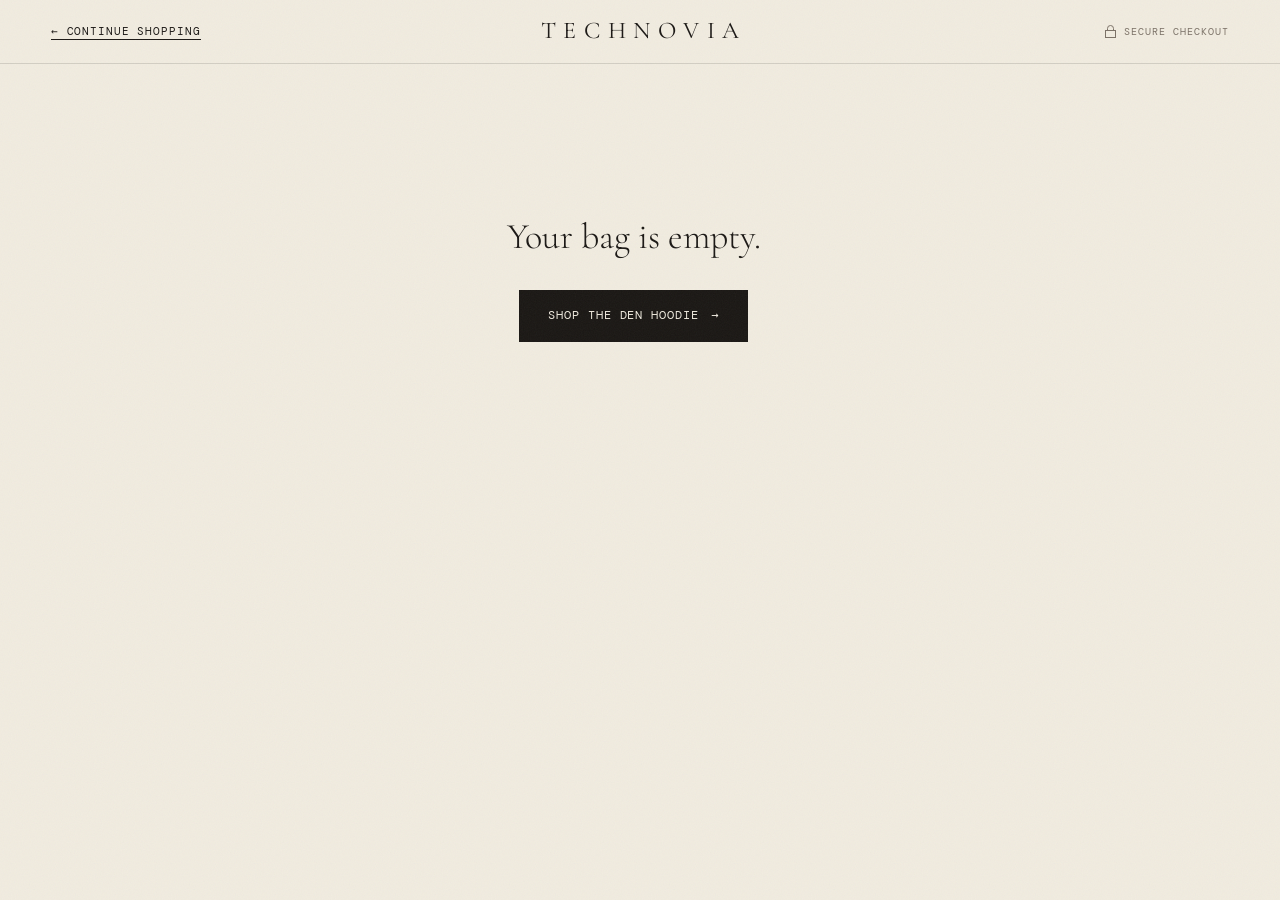
<file: checkout.html>
<!DOCTYPE html>
<html lang="en">
<head>
  <meta charset="UTF-8">
  <meta name="viewport" content="width=device-width, initial-scale=1, viewport-fit=cover">
  <title>Checkout — Technovia Atelier</title>
  <meta name="robots" content="noindex">
  <meta name="theme-color" content="#f1ece0">
  <link rel="icon" type="image/svg+xml" href="data:image/svg+xml,<svg xmlns='http://www.w3.org/2000/svg' viewBox='0 0 32 32'><rect width='32' height='32' fill='%231a1714'/><text x='16' y='23' font-family='Georgia,serif' font-size='20' text-anchor='middle' fill='%23f1ece0'>T</text></svg>">
  <link rel="preconnect" href="https://fonts.googleapis.com">
  <link rel="preconnect" href="https://fonts.gstatic.com" crossorigin>
  <link rel="preconnect" href="https://www.paypal.com">
  <link href="https://fonts.googleapis.com/css2?family=Cormorant+Garamond:ital,wght@0,300;0,400;0,500;1,300;1,400&family=DM+Mono:wght@300;400;500&family=Inter:wght@300;400;500&display=swap" rel="stylesheet">
  <link rel="stylesheet" href="assets/css/site.css">
  <script src="assets/js/config.js"></script>
</head>
<body>
  <header class="header checkout-header is-scrolled">
    <div class="wrap header__inner">
      <a href="index.html#shop" class="link">← Continue shopping</a>
      <a class="logo" href="index.html" data-brand>TECHNOVIA</a>
      <span class="secure"><svg width="11" height="13" viewBox="0 0 11 13" fill="none" stroke="currentColor"><rect x="0.5" y="5.5" width="10" height="7"/><path d="M2.5 5.5V3.5a3 3 0 0 1 6 0v2"/></svg>Secure checkout</span>
    </div>
  </header>

  <main class="checkout" data-checkout>
    <section class="checkout__main">
      <div class="steps" data-reveal><span>Bag</span><span>—</span><span class="on">Details & payment</span><span>—</span><span>Confirmation</span></div>
      <h1 data-split>Checkout</h1>

      <form id="checkout-form" novalidate autocomplete="on">
        <fieldset class="fieldset" data-reveal>
          <legend>Contact <span>For your receipt and tracking</span></legend>
          <div class="input">
            <input id="email" name="email" type="email" placeholder=" " required autocomplete="email">
            <label for="email">Email</label>
            <div class="err">Enter a valid email address</div>
          </div>
          <div class="input">
            <input id="phone" name="phone" type="tel" placeholder=" " autocomplete="tel">
            <label for="phone">Phone (optional, for delivery updates)</label>
          </div>
        </fieldset>

        <fieldset class="fieldset" data-reveal>
          <legend>Shipping address</legend>
          <div class="input">
            <select id="country" name="country" required autocomplete="country"></select>
            <label for="country">Country / region</label>
          </div>
          <div class="grid-2">
            <div class="input">
              <input id="first" name="first" placeholder=" " required autocomplete="given-name" maxlength="60">
              <label for="first">First name</label>
              <div class="err">Required</div>
            </div>
            <div class="input">
              <input id="last" name="last" placeholder=" " required autocomplete="family-name" maxlength="60">
              <label for="last">Last name</label>
              <div class="err">Required</div>
            </div>
          </div>
          <div class="input">
            <input id="address1" name="address1" placeholder=" " required autocomplete="address-line1" maxlength="300">
            <label for="address1">Address</label>
            <div class="err">Required</div>
          </div>
          <div class="input">
            <input id="address2" name="address2" placeholder=" " autocomplete="address-line2" maxlength="300">
            <label for="address2">Apartment, suite, etc. (optional)</label>
          </div>
          <div class="grid-3">
            <div class="input">
              <input id="city" name="city" placeholder=" " required autocomplete="address-level2" maxlength="120">
              <label for="city">City</label>
              <div class="err">Required</div>
            </div>
            <div class="input" data-state-wrap>
              <select id="state" name="state" autocomplete="address-level1"></select>
              <label for="state">State</label>
              <div class="err">Required</div>
            </div>
            <div class="input">
              <input id="zip" name="zip" placeholder=" " required autocomplete="postal-code" maxlength="20">
              <label for="zip">ZIP code</label>
              <div class="err">Enter a valid code</div>
            </div>
          </div>
        </fieldset>

        <fieldset class="fieldset" data-reveal>
          <legend>Delivery</legend>
          <div class="ship-option">
            <div><strong data-ship-label>Complimentary tracked express</strong><small data-ship-eta>Made to order, then 2–5 business days</small></div>
            <span class="mono" data-ship-cost>Free</span>
          </div>
        </fieldset>

        <fieldset class="fieldset" data-reveal>
          <legend>Payment <span>PayPal · Venmo · Pay Later · Cards</span></legend>
          <div class="pay-panel">
            <button type="button" class="pay-panel__lock" data-lock>Complete your details above to unlock payment</button>
            <p>Pay with PayPal, Venmo, Pay Later, or any debit or credit card — no PayPal account needed. You'll confirm in a secure PayPal window.</p>
            <div id="paypal-buttons"></div>
            <div class="pay-msg" data-pp-message data-pp-style-layout="text" data-pp-amount="0"></div>
            <div class="pay-error" role="alert"></div>
          </div>
          <p class="pay-msg">By placing your order you agree that made-to-order pieces are final sale once production begins (changes or cancellations within 24 hours).</p>
        </fieldset>
      </form>
    </section>

    <aside class="checkout__aside" aria-label="Order summary">
      <div class="checkout__aside-inner">
        <button type="button" class="summary-toggle" aria-expanded="false"><span>Show order summary ↓</span><strong data-total>$0</strong></button>
        <div class="summary-body">
          <div class="summary-items"></div>
          <div class="totals">
            <div><span>Subtotal</span><span data-subtotal>$0</span></div>
            <div><span>Shipping</span><span data-shipping>Free</span></div>
            <div class="grand"><span>Total <small style="color:var(--muted)">USD</small></span><strong data-total>$0</strong></div>
          </div>
          <div class="aside-note">
            <div><span>✦</span><p style="margin:0">Made to order. Estimated to ship <b data-ship-window>—</b>.</p></div>
            <div><span>✦</span><p style="margin:0">Payments are processed securely by PayPal. We never see your card details.</p></div>
            <div><span>✦</span><p style="margin:0">Questions? <a data-contact href="#">Email the atelier</a>.</p></div>
          </div>
        </div>
      </div>
    </aside>
  </main>

  <script src="assets/js/bag.js"></script>
  <script src="assets/js/checkout.js"></script>
  <script src="assets/js/motion.js"></script>
</body>
</html>
</file>
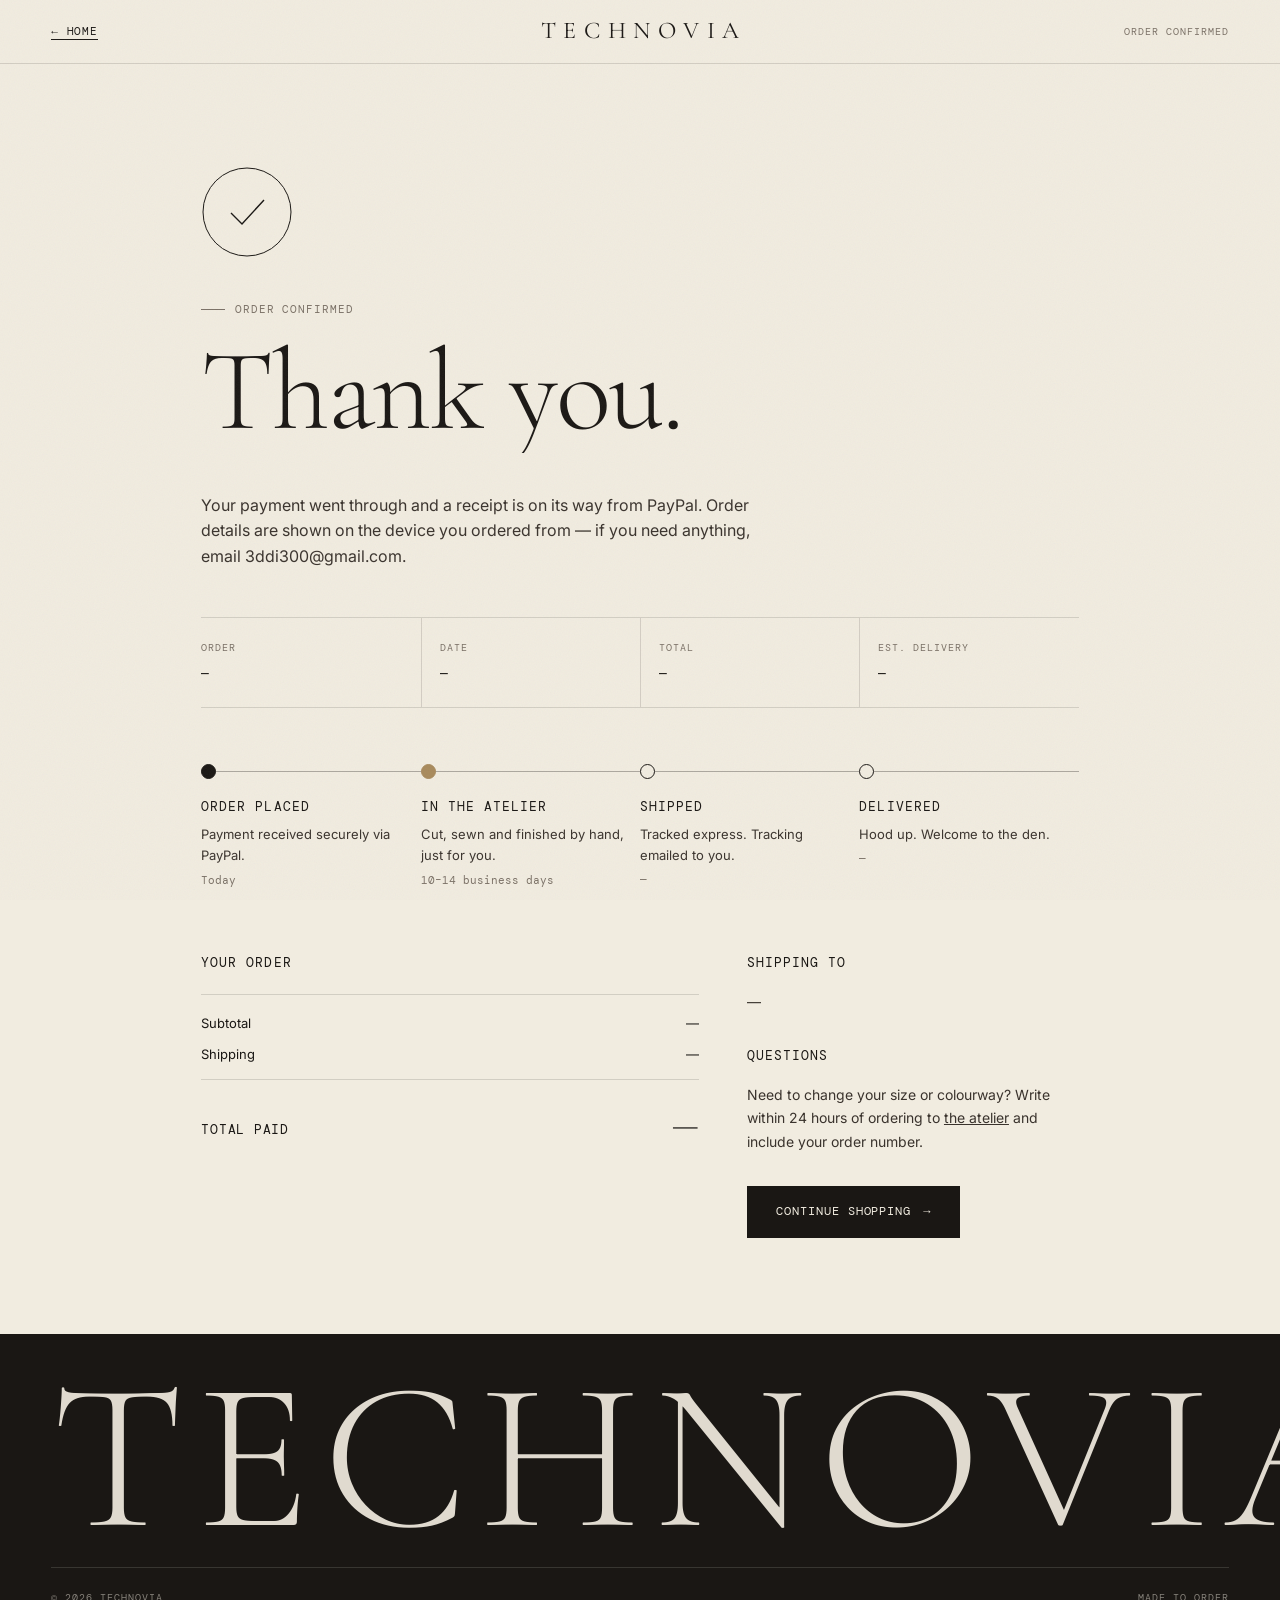
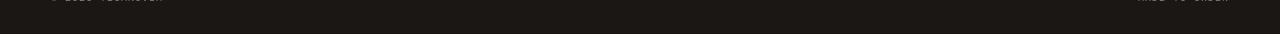
<file: thank-you.html>
<!DOCTYPE html>
<html lang="en">
<head>
  <meta charset="UTF-8">
  <meta name="viewport" content="width=device-width, initial-scale=1, viewport-fit=cover">
  <title>Thank you — Technovia Atelier</title>
  <meta name="robots" content="noindex">
  <meta name="theme-color" content="#f1ece0">
  <link rel="icon" type="image/svg+xml" href="data:image/svg+xml,<svg xmlns='http://www.w3.org/2000/svg' viewBox='0 0 32 32'><rect width='32' height='32' fill='%231a1714'/><text x='16' y='23' font-family='Georgia,serif' font-size='20' text-anchor='middle' fill='%23f1ece0'>T</text></svg>">
  <link rel="preconnect" href="https://fonts.googleapis.com">
  <link rel="preconnect" href="https://fonts.gstatic.com" crossorigin>
  <link href="https://fonts.googleapis.com/css2?family=Cormorant+Garamond:ital,wght@0,300;0,400;0,500;1,300;1,400&family=DM+Mono:wght@300;400;500&family=Inter:wght@300;400;500&display=swap" rel="stylesheet">
  <link rel="stylesheet" href="assets/css/site.css">
  <script src="assets/js/config.js"></script>
</head>
<body>
  <header class="header checkout-header is-scrolled">
    <div class="wrap header__inner">
      <a href="index.html" class="link">← Home</a>
      <a class="logo" href="index.html" data-brand>TECHNOVIA</a>
      <span class="secure">Order confirmed</span>
    </div>
  </header>

  <main class="thanks">
    <svg class="thanks__seal" viewBox="0 0 92 92" fill="none" stroke="#1a1714" stroke-width="1" aria-hidden="true">
      <circle cx="46" cy="46" r="44"/>
      <path d="M30 47l11 11 22-24" stroke-width="1.4"/>
    </svg>
    <span class="eyebrow" data-reveal>Order confirmed</span>
    <h1 class="display" data-split style="margin-top:18px"><span class="line">Thank you<span data-name></span>.</span></h1>
    <p class="thanks__lede" data-reveal style="--d:.4s" data-lede>Your payment is complete and your hoodie is now in the atelier queue. A receipt is on its way from PayPal, and we'll email tracking the moment it ships.</p>

    <div class="order-meta" data-reveal style="--d:.5s">
      <div><span>Order</span><strong data-order-id>—</strong></div>
      <div><span>Date</span><strong data-order-date>—</strong></div>
      <div><span>Total</span><strong data-order-total>—</strong></div>
      <div><span>Est. delivery</span><strong data-order-eta>—</strong></div>
    </div>

    <ol class="timeline" data-stagger="0.12">
      <li class="done" data-reveal><h3>Order placed</h3><p>Payment received securely via PayPal.</p><span class="when" data-t0>Today</span></li>
      <li class="now" data-reveal><h3>In the atelier</h3><p>Cut, sewn and finished by hand, just for you.</p><span class="when" data-t1>10–14 business days</span></li>
      <li data-reveal><h3>Shipped</h3><p>Tracked express. Tracking emailed to you.</p><span class="when" data-t2>—</span></li>
      <li data-reveal><h3>Delivered</h3><p>Hood up. Welcome to the den.</p><span class="when" data-t3>—</span></li>
    </ol>

    <div class="thanks__cols">
      <div data-reveal>
        <h3>Your order</h3>
        <div class="summary-items" data-items></div>
        <div class="totals">
          <div><span>Subtotal</span><span data-sub>—</span></div>
          <div><span>Shipping</span><span data-ship>—</span></div>
          <div class="grand"><span>Total paid</span><strong data-total>—</strong></div>
        </div>
      </div>
      <div data-reveal style="--d:.15s">
        <h3>Shipping to</h3>
        <p class="addr" data-addr>—</p>
        <h3 style="margin-top:32px">Questions</h3>
        <p class="addr">Need to change your size or colourway? Write within 24 hours of ordering to <a data-contact href="#">the atelier</a> and include your order number.</p>
        <div style="margin-top:32px; display:flex; gap:12px; flex-wrap:wrap">
          <a href="index.html" class="btn">Continue shopping <span class="arrow">→</span></a>
        </div>
      </div>
    </div>
  </main>

  <footer class="footer" style="padding-top:40px">
    <div class="wrap">
      <div class="footer__mark" data-brand data-reveal style="margin-top:0">TECHNOVIA</div>
      <div class="footer__base"><span>© <span data-year>2026</span> <span data-brand>TECHNOVIA</span></span><span>Made to order</span></div>
    </div>
  </footer>

  <script src="assets/js/bag.js"></script>
  <script>
  (function () {
    const $ = function (s) { return document.querySelector(s); };
    const esc = function (s) { return String(s == null ? '' : s).replace(/[&<>"']/g, function (c) { return { '&': '&amp;', '<': '&lt;', '>': '&gt;', '"': '&quot;', "'": '&#39;' }[c]; }); };
    document.querySelectorAll('[data-contact]').forEach(function (a) { a.href = 'mailto:' + STORE.supportEmail; });
    document.querySelectorAll('[data-year]').forEach(function (el) { el.textContent = new Date().getFullYear(); });

    let order = null;
    try { order = JSON.parse(sessionStorage.getItem('atelier.lastOrder') || localStorage.getItem('atelier.lastOrder') || 'null'); } catch (e) {}
    const wanted = new URLSearchParams(location.search).get('order');
    if (!order || (wanted && order.id !== wanted)) {
      $('[data-lede]').textContent = 'Your payment went through and a receipt is on its way from PayPal. Order details are shown on the device you ordered from — if you need anything, email ' + STORE.supportEmail + '.';
      if (wanted) $('[data-order-id]').textContent = wanted;
      return;
    }

    const created = new Date(order.createdAt);
    const eta = STORE.eta(order.shipTo.country, created);
    const first = (order.shipTo.name || '').split(' ')[0];
    if (first) $('[data-name]').textContent = ', ' + first;
    $('[data-order-id]').textContent = order.id;
    $('[data-order-date]').textContent = created.toLocaleDateString('en-US', { month: 'short', day: 'numeric', year: 'numeric' });
    $('[data-order-total]').textContent = Bag.money(order.total);
    $('[data-order-eta]').textContent = STORE.formatRange(eta.arriveFrom, eta.arriveTo);
    $('[data-t0]').textContent = created.toLocaleDateString('en-US', { month: 'short', day: 'numeric' });
    $('[data-t1]').textContent = STORE.production.min + '–' + STORE.production.max + ' business days';
    $('[data-t2]').textContent = 'Est. ' + STORE.formatRange(eta.shipFrom, eta.shipTo);
    $('[data-t3]').textContent = 'Est. ' + STORE.formatRange(eta.arriveFrom, eta.arriveTo);

    $('[data-items]').innerHTML = (order.items || []).map(function (i) {
      return '<div class="summary-item"><div class="summary-item__img"><img src="' + esc(i.image) + '" alt=""><b>' + esc(i.qty) + '</b></div>' +
        '<div><h4>' + esc(STORE.product.name) + '</h4><p>' + esc(i.name) + ' · ' + esc(i.size) + '</p></div>' +
        '<span class="amt">' + Bag.money(i.unit * i.qty) + '</span></div>';
    }).join('');
    $('[data-sub]').textContent = Bag.money(order.subtotal);
    $('[data-ship]').textContent = order.shipping ? Bag.money(order.shipping) : 'Free';
    $('[data-total]').textContent = Bag.money(order.total);
    const a = order.shipTo;
    $('[data-addr]').innerHTML = [a.name, a.line1, a.line2, [a.city, a.state, a.zip].filter(Boolean).join(', '), a.country, order.email]
      .filter(Boolean).map(esc).join('<br>');
  })();
  </script>
  <script src="assets/js/motion.js"></script>
</body>
</html>
</file>
<file: assets/css/site.css>
/* ==========================================================================
   Technovia — Atelier storefront
   ========================================================================== */
:root {
  --bone: #f1ece0;
  --bone-2: #e9e3d4;
  --paper: #f7f4ec;
  --ink: #1a1714;
  --ink-2: #3a332d;
  --muted: #7b7166;
  --mocha: #5b4334;
  --gold: #a88a5c;
  --line: rgba(26, 23, 20, 0.14);
  --line-strong: rgba(26, 23, 20, 0.32);
  --danger: #9b2c22;

  --serif: 'Cormorant Garamond', 'Times New Roman', serif;
  --mono: 'DM Mono', ui-monospace, 'SFMono-Regular', Menlo, monospace;
  --sans: 'Inter', -apple-system, 'Segoe UI', Helvetica, Arial, sans-serif;

  --ease: cubic-bezier(0.22, 1, 0.36, 1);
  --ease-in-out: cubic-bezier(0.76, 0, 0.24, 1);
  --gutter: clamp(16px, 4vw, 56px);
  --max: 1440px;
  --header-h: 64px;
}

*, *::before, *::after { box-sizing: border-box; }
html { -webkit-text-size-adjust: 100%; scroll-behavior: smooth; scroll-padding-top: 90px; }
body {
  margin: 0;
  background: var(--bone);
  color: var(--ink);
  font-family: var(--sans);
  font-size: 14px;
  line-height: 1.6;
  font-weight: 400;
  -webkit-font-smoothing: antialiased;
  overflow-x: hidden;
}
body.no-scroll { overflow: hidden; }
img, video { display: block; max-width: 100%; }
a { color: inherit; }
button { font: inherit; color: inherit; cursor: pointer; }
input, select, textarea { font: inherit; color: inherit; }
::selection { background: var(--ink); color: var(--bone); }

/* subtle paper grain over everything */
body::after {
  content: '';
  position: fixed; inset: 0;
  pointer-events: none;
  z-index: 200;
  opacity: 0.05;
  background-image: url("data:image/svg+xml,%3Csvg xmlns='http://www.w3.org/2000/svg' width='160' height='160'%3E%3Cfilter id='n'%3E%3CfeTurbulence type='fractalNoise' baseFrequency='.85' numOctaves='3' stitchTiles='stitch'/%3E%3C/filter%3E%3Crect width='100%25' height='100%25' filter='url(%23n)'/%3E%3C/svg%3E");
}

.mono, .eyebrow, .btn, .label {
  font-family: var(--mono);
  text-transform: uppercase;
  letter-spacing: 0.08em;
}
.eyebrow { font-size: 11px; color: var(--muted); display: inline-flex; align-items: center; gap: 10px; }
.eyebrow::before { content: ''; width: 24px; height: 1px; background: currentColor; }
.serif { font-family: var(--serif); }
.wrap { max-width: var(--max); margin: 0 auto; padding: 0 var(--gutter); }
.visually-hidden { position: absolute !important; width: 1px; height: 1px; overflow: hidden; clip: rect(0 0 0 0); white-space: nowrap; }

.display {
  font-family: var(--serif);
  font-weight: 300;
  line-height: 0.95;
  letter-spacing: -0.02em;
  margin: 0;
}
.display em { font-style: italic; font-weight: 400; }
h2.display { font-size: clamp(44px, 7vw, 104px); }
h3 { font-family: var(--mono); font-weight: 400; text-transform: uppercase; letter-spacing: 0.08em; font-size: 13px; margin: 0; }

/* ---------- Buttons ---------- */
.btn {
  --bg: var(--ink); --fg: var(--bone);
  position: relative;
  display: inline-flex; align-items: center; justify-content: center; gap: 12px;
  min-height: 52px; padding: 0 28px;
  background: var(--bg); color: var(--fg);
  border: 1px solid var(--ink);
  font-size: 12px; text-decoration: none;
  overflow: hidden; isolation: isolate;
  transition: color 0.5s var(--ease);
}
.btn::before {
  content: ''; position: absolute; inset: 0; z-index: -1;
  background: var(--gold);
  transform: scaleY(0); transform-origin: bottom;
  transition: transform 0.55s var(--ease);
}
.btn:hover::before, .btn:focus-visible::before { transform: scaleY(1); }
.btn:hover { color: var(--ink); }
.btn--ghost { --bg: transparent; --fg: var(--ink); }
.btn--ghost:hover { color: var(--ink); }
.btn--light { --bg: var(--bone); --fg: var(--ink); border-color: var(--bone); }
.btn--block { width: 100%; }
.btn[disabled] { opacity: 0.45; pointer-events: none; }
.btn .arrow { transition: transform 0.5s var(--ease); }
.btn:hover .arrow { transform: translateX(6px); }

.link {
  font-family: var(--mono); font-size: 11px; text-transform: uppercase; letter-spacing: 0.08em;
  text-decoration: none; background: none; border: 0; padding: 0;
  background-image: linear-gradient(currentColor, currentColor);
  background-size: 100% 1px; background-position: 0 100%; background-repeat: no-repeat;
  transition: background-size 0.5s var(--ease);
}
.link:hover { background-size: 0 1px; background-position: 100% 100%; }

/* ---------- Loader ---------- */
.loader {
  position: fixed; inset: 0; z-index: 300;
  background: var(--ink); color: var(--bone);
  display: grid; place-items: center;
  transition: transform 1.1s var(--ease-in-out);
}
.loader__word { font-family: var(--serif); font-size: clamp(36px, 7vw, 84px); font-weight: 300; letter-spacing: 0.3em; display: flex; overflow: hidden; padding-left: 0.3em; }
.loader__word span { display: inline-block; transform: translateY(110%); animation: rise 0.9s var(--ease) forwards; }
.loader__bar { position: absolute; bottom: 48px; left: 50%; width: 160px; height: 1px; margin-left: -80px; background: rgba(241, 236, 224, 0.2); overflow: hidden; }
.loader__bar::after { content: ''; position: absolute; inset: 0; background: var(--bone); transform: scaleX(0); transform-origin: left; animation: grow 1.3s var(--ease) 0.2s forwards; }
.loader.is-done { transform: translateY(-100%); }
@keyframes rise { to { transform: translateY(0); } }
@keyframes grow { to { transform: scaleX(1); } }

/* ---------- Announcement ---------- */
.announce { background: var(--ink); color: var(--bone); height: 34px; overflow: hidden; display: flex; align-items: center; font-family: var(--mono); font-size: 11px; letter-spacing: 0.12em; text-transform: uppercase; }
.marquee { display: flex; width: max-content; animation: marquee 38s linear infinite; }
.marquee > * { display: flex; flex-shrink: 0; gap: 48px; padding-right: 48px; }
.marquee span { white-space: nowrap; }
@keyframes marquee { to { transform: translateX(-50%); } }

/* ---------- Header ---------- */
.header {
  position: sticky; top: 0; z-index: 50;
  height: var(--header-h);
  background: rgba(241, 236, 224, 0);
  border-bottom: 1px solid transparent;
  transition: background 0.5s var(--ease), border-color 0.5s var(--ease), transform 0.6s var(--ease);
}
.header.is-scrolled { background: rgba(241, 236, 224, 0.86); backdrop-filter: blur(14px) saturate(1.2); -webkit-backdrop-filter: blur(14px) saturate(1.2); border-color: var(--line); }
.header.is-hidden { transform: translateY(-100%); }
.header__inner { height: 100%; display: grid; grid-template-columns: 1fr auto 1fr; align-items: center; gap: 16px; }
.nav { display: flex; gap: 28px; }
.nav a { font-family: var(--mono); font-size: 11px; letter-spacing: 0.1em; text-transform: uppercase; text-decoration: none; position: relative; }
.nav a::after { content: ''; position: absolute; left: 0; bottom: -4px; width: 100%; height: 1px; background: currentColor; transform: scaleX(0); transform-origin: right; transition: transform 0.5s var(--ease); }
.nav a:hover::after { transform: scaleX(1); transform-origin: left; }
.logo { font-family: var(--serif); font-weight: 400; font-size: 24px; letter-spacing: 0.32em; text-decoration: none; padding-left: 0.32em; white-space: nowrap; }
.header__actions { display: flex; justify-content: flex-end; gap: 20px; align-items: center; }
.bag-btn { background: none; border: 0; padding: 8px 0; font-family: var(--mono); font-size: 11px; letter-spacing: 0.1em; text-transform: uppercase; display: inline-flex; gap: 6px; }
.bag-btn.bump .bag-count { animation: bump 0.6s var(--ease); }
@keyframes bump { 30% { transform: scale(1.6); } }
.bag-count { display: inline-block; }
.menu-btn { display: none; background: none; border: 0; padding: 8px 0; width: 28px; height: 28px; position: relative; }
.menu-btn span { position: absolute; left: 2px; right: 2px; height: 1px; background: var(--ink); transition: transform 0.5s var(--ease); }
.menu-btn span:first-child { top: 10px; } .menu-btn span:last-child { top: 17px; }
.menu-open .menu-btn span:first-child { transform: translateY(3.5px) rotate(45deg); }
.menu-open .menu-btn span:last-child { transform: translateY(-3.5px) rotate(-45deg); }
.mobile-menu {
  position: fixed; inset: 0; z-index: 45; background: var(--bone);
  padding: calc(var(--header-h) + 56px) var(--gutter) 40px;
  display: flex; flex-direction: column; gap: 8px;
  clip-path: inset(0 0 100% 0); transition: clip-path 0.8s var(--ease-in-out);
}
.menu-open .mobile-menu { clip-path: inset(0 0 0 0); }
.mobile-menu a { font-family: var(--serif); font-size: 48px; font-weight: 300; text-decoration: none; line-height: 1.15; }
.mobile-menu .mono { margin-top: auto; font-size: 11px; color: var(--muted); }

/* ---------- Hero ---------- */
.hero { position: relative; min-height: calc(100svh - var(--header-h) - 34px); display: grid; grid-template-columns: 1.05fr 0.95fr; gap: var(--gutter); align-items: center; padding-top: 24px; padding-bottom: 48px; }
.hero__copy { position: relative; z-index: 2; }
.hero__title { font-size: clamp(64px, 11vw, 176px); margin: 22px 0 28px; }
.hero__title .line { display: block; }
.hero__lede { max-width: 420px; color: var(--ink-2); font-size: 15px; margin: 0 0 36px; }
.hero__ctas { display: flex; flex-wrap: wrap; gap: 14px; align-items: center; }
.hero__meta { display: flex; gap: 32px; margin-top: 56px; flex-wrap: wrap; }
.hero__meta div { font-family: var(--mono); font-size: 10px; letter-spacing: 0.1em; text-transform: uppercase; color: var(--muted); }
.hero__meta strong { display: block; font-family: var(--serif); font-size: 30px; font-weight: 300; color: var(--ink); letter-spacing: 0; text-transform: none; }
.hero__stage { position: relative; aspect-ratio: 4 / 5; max-height: 78svh; width: 100%; justify-self: end; background: var(--paper); overflow: hidden; }
.hero__stage .slide { position: absolute; inset: 0; opacity: 0; transition: opacity 1.4s var(--ease); }
.hero__stage .slide.is-active { opacity: 1; }
.hero__stage .slide img { width: 100%; height: 100%; object-fit: contain; mix-blend-mode: multiply; transform: scale(1.08); }
.hero__stage .slide.is-active img { animation: kenburns 7s linear forwards; }
.hero__stage .slide--cover img { object-fit: cover; }
@keyframes kenburns { from { transform: scale(1.12) translateY(1%); } to { transform: scale(1.0) translateY(0); } }
.hero__video { position: absolute; inset: 0; width: 100%; height: 100%; object-fit: cover; opacity: 0; transition: opacity 1s var(--ease); }
.hero__video.is-ready { opacity: 1; }
.hero__caption { position: absolute; left: 20px; bottom: 18px; right: 20px; z-index: 3; display: flex; justify-content: space-between; font-family: var(--mono); font-size: 10px; letter-spacing: 0.1em; text-transform: uppercase; }
.hero__dots { display: flex; gap: 6px; }
.hero__dots button { width: 22px; height: 2px; padding: 0; border: 0; background: var(--line-strong); position: relative; overflow: hidden; }
.hero__dots button.is-active::after { content: ''; position: absolute; inset: 0; background: var(--ink); transform-origin: left; animation: grow 6s linear forwards; transform: scaleX(0); }
.scroll-cue { position: absolute; left: 50%; transform: translateX(-50%); bottom: 12px; font-family: var(--mono); font-size: 10px; letter-spacing: 0.14em; text-transform: uppercase; display: flex; align-items: center; gap: 10px; color: var(--muted); }
.scroll-cue i { width: 1px; height: 36px; background: var(--line-strong); position: relative; overflow: hidden; }
.scroll-cue i::after { content: ''; position: absolute; inset: 0; background: var(--ink); animation: drip 2.2s var(--ease-in-out) infinite; }
@keyframes drip { 0% { transform: translateY(-100%); } 60%, 100% { transform: translateY(100%); } }

/* ---------- Ticker ---------- */
.ticker { border-top: 1px solid var(--line); border-bottom: 1px solid var(--line); padding: 22px 0; overflow: hidden; }
.ticker .marquee { animation-duration: 48s; }
.ticker span { font-family: var(--serif); font-size: clamp(28px, 4vw, 52px); font-weight: 300; font-style: italic; }
.ticker b { font-weight: 300; font-style: normal; color: var(--gold); }

/* ---------- Section frame ---------- */
.section { padding: clamp(80px, 12vw, 180px) 0; position: relative; }
.section__head { display: flex; justify-content: space-between; align-items: end; gap: 32px; margin-bottom: clamp(40px, 6vw, 80px); flex-wrap: wrap; }
.section__head p { max-width: 380px; color: var(--ink-2); margin: 0; }
.index-num { font-family: var(--mono); font-size: 11px; color: var(--muted); letter-spacing: 0.1em; }

/* ---------- Product ---------- */
.product { display: grid; grid-template-columns: minmax(0, 1.25fr) minmax(0, 1fr); gap: clamp(28px, 5vw, 88px); align-items: start; }
.gallery { display: grid; grid-template-columns: 72px 1fr; gap: 16px; position: sticky; top: calc(var(--header-h) + 20px); }
.gallery__thumbs { display: flex; flex-direction: column; gap: 10px; }
.gallery__thumbs button { padding: 0; border: 1px solid transparent; background: var(--paper); aspect-ratio: 1; overflow: hidden; transition: border-color 0.3s; }
.gallery__thumbs button.is-active { border-color: var(--ink); }
.gallery__thumbs img { width: 100%; height: 100%; object-fit: cover; mix-blend-mode: multiply; }
.gallery__main { position: relative; aspect-ratio: 1 / 1; background: var(--paper); overflow: hidden; cursor: zoom-in; }
.gallery__main img { position: absolute; inset: 0; width: 100%; height: 100%; object-fit: contain; mix-blend-mode: multiply; transition: opacity 0.6s var(--ease), transform 0.9s var(--ease); }
.gallery__main img.is-leaving { opacity: 0; transform: scale(1.04); }
.gallery__main.is-zoom img { transform: scale(1.9); transition: transform 0.2s linear; }
.gallery__note { position: absolute; left: 16px; bottom: 14px; font-family: var(--mono); font-size: 10px; letter-spacing: 0.08em; text-transform: uppercase; color: var(--muted); }
.gallery__count { position: absolute; right: 16px; top: 14px; font-family: var(--mono); font-size: 10px; letter-spacing: 0.08em; }

.buybox { padding-top: 8px; }
.buybox__top { display: flex; justify-content: space-between; font-family: var(--mono); font-size: 11px; letter-spacing: 0.08em; text-transform: uppercase; color: var(--muted); margin-bottom: 18px; }
.buybox h1 { font-family: var(--serif); font-weight: 300; font-size: clamp(44px, 5vw, 72px); line-height: 0.95; letter-spacing: -0.01em; margin: 0 0 14px; }
.price { font-family: var(--mono); font-size: 15px; letter-spacing: 0.06em; display: flex; gap: 14px; align-items: baseline; flex-wrap: wrap; }
.price small { color: var(--muted); font-size: 11px; text-transform: uppercase; }
.buybox__lede { color: var(--ink-2); margin: 22px 0 30px; max-width: 460px; }
.field-row { border-top: 1px solid var(--line); padding: 20px 0; }
.field-row__head { display: flex; justify-content: space-between; align-items: baseline; margin-bottom: 14px; font-family: var(--mono); font-size: 11px; letter-spacing: 0.08em; text-transform: uppercase; }
.field-row__head .value { color: var(--muted); }
.swatch-group { margin-bottom: 14px; }
.swatch-group:last-child { margin-bottom: 0; }
.swatch-group__label { font-family: var(--mono); font-size: 10px; color: var(--muted); letter-spacing: 0.08em; text-transform: uppercase; margin-bottom: 8px; }
.swatches { display: flex; flex-wrap: wrap; gap: 10px; }
.swatch { width: 34px; height: 34px; border-radius: 50%; padding: 3px; border: 1px solid transparent; background: none; transition: border-color 0.3s, transform 0.4s var(--ease); }
.swatch:hover { transform: scale(1.08); }
.swatch i { display: block; width: 100%; height: 100%; border-radius: 50%; background: linear-gradient(135deg, var(--b) 0 50%, var(--f) 50% 100%); box-shadow: inset 0 0 0 1px rgba(0,0,0,0.08); }
.swatch.is-active { border-color: var(--ink); }
.sizes { display: grid; grid-template-columns: repeat(6, 1fr); gap: 8px; }
.size {
  min-height: 46px; border: 1px solid var(--line-strong); background: transparent;
  font-family: var(--mono); font-size: 12px; letter-spacing: 0.06em;
  transition: background 0.3s, color 0.3s, border-color 0.3s;
}
.size:hover { border-color: var(--ink); }
.size.is-active { background: var(--ink); color: var(--bone); border-color: var(--ink); }
.sizes.is-error .size { border-color: var(--danger); animation: shake 0.4s; }
@keyframes shake { 25% { transform: translateX(-4px); } 75% { transform: translateX(4px); } }
.size-error { color: var(--danger); font-family: var(--mono); font-size: 11px; margin-top: 10px; min-height: 1em; text-transform: uppercase; letter-spacing: 0.06em; }
.qty { display: inline-flex; align-items: center; border: 1px solid var(--line-strong); height: 52px; }
.qty button { width: 44px; height: 100%; border: 0; background: none; font-family: var(--mono); font-size: 16px; }
.qty output, .qty span { min-width: 28px; text-align: center; font-family: var(--mono); }
.buy-actions { display: grid; grid-template-columns: auto 1fr; gap: 10px; margin: 6px 0 22px; }
.mto {
  border: 1px solid var(--line); background: rgba(247, 244, 236, 0.6);
  padding: 18px 20px; display: grid; grid-template-columns: auto 1fr; gap: 14px; align-items: start;
}
.mto__dot { width: 8px; height: 8px; border-radius: 50%; background: var(--gold); margin-top: 6px; box-shadow: 0 0 0 0 rgba(168, 138, 92, 0.6); animation: pulse 2.4s infinite; }
@keyframes pulse { 70% { box-shadow: 0 0 0 10px rgba(168, 138, 92, 0); } 100% { box-shadow: 0 0 0 0 rgba(168, 138, 92, 0); } }
.mto strong { font-family: var(--mono); font-weight: 400; font-size: 11px; letter-spacing: 0.08em; text-transform: uppercase; display: block; margin-bottom: 4px; }
.mto p { margin: 0; color: var(--ink-2); font-size: 13px; }
.payments { display: flex; gap: 8px; flex-wrap: wrap; margin-top: 16px; align-items: center; }
.payments span { font-family: var(--mono); font-size: 10px; letter-spacing: 0.06em; border: 1px solid var(--line); padding: 4px 8px; color: var(--ink-2); }

/* accordion */
.accordion { margin-top: 30px; border-bottom: 1px solid var(--line); }
.accordion details { border-top: 1px solid var(--line); }
.accordion summary { list-style: none; display: flex; justify-content: space-between; align-items: center; padding: 18px 0; cursor: pointer; font-family: var(--mono); font-size: 11px; letter-spacing: 0.08em; text-transform: uppercase; }
.accordion summary::-webkit-details-marker { display: none; }
.accordion summary::after { content: '+'; font-size: 16px; transition: transform 0.5s var(--ease); }
.accordion details[open] summary::after { transform: rotate(45deg); }
.accordion .acc-body { overflow: hidden; }
.accordion .acc-body > div { padding: 0 0 22px; color: var(--ink-2); font-size: 13.5px; }
.accordion ul { margin: 0; padding-left: 18px; }
.accordion li { margin-bottom: 4px; }

/* ---------- Anatomy ---------- */
.anatomy { background: var(--ink); color: var(--bone); --curtain: var(--ink); }
.anatomy .eyebrow, .anatomy .index-num { color: rgba(241, 236, 224, 0.6); }
.anatomy .section__head p { color: rgba(241, 236, 224, 0.75); }
.anatomy__grid { display: grid; grid-template-columns: 1.1fr 0.9fr; gap: clamp(28px, 5vw, 88px); align-items: center; }
.anatomy__visual { position: relative; aspect-ratio: 638 / 423; overflow: hidden; background: #ece7dc; }
.anatomy__visual img { width: 100%; height: 100%; object-fit: cover; }
.hotspot { position: absolute; width: 28px; height: 28px; margin: -14px 0 0 -14px; border-radius: 50%; border: 1px solid var(--bone); background: rgba(26, 23, 20, 0.55); color: var(--bone); font-family: var(--mono); font-size: 10px; display: grid; place-items: center; padding: 0; z-index: 2; transition: background 0.3s, transform 0.4s var(--ease); }
.hotspot::before { content: ''; position: absolute; inset: -6px; border-radius: 50%; border: 1px solid rgba(241, 236, 224, 0.7); animation: ring 2.6s var(--ease) infinite; }
.hotspot:hover, .hotspot.is-active { background: var(--bone); color: var(--ink); transform: scale(1.12); }
@keyframes ring { 0% { transform: scale(0.7); opacity: 1; } 100% { transform: scale(1.7); opacity: 0; } }
.specs { list-style: none; margin: 0; padding: 0; }
.specs li { display: grid; grid-template-columns: 44px 1fr; gap: 16px; padding: 22px 0; border-top: 1px solid rgba(241, 236, 224, 0.16); transition: opacity 0.4s; cursor: default; }
.specs li:last-child { border-bottom: 1px solid rgba(241, 236, 224, 0.16); }
.specs.has-active li:not(.is-active) { opacity: 0.35; }
.specs .n { font-family: var(--mono); font-size: 11px; color: var(--gold); padding-top: 6px; }
.specs h4 { margin: 0 0 4px; font-family: var(--serif); font-weight: 300; font-size: 28px; line-height: 1.1; }
.specs p { margin: 0; color: rgba(241, 236, 224, 0.72); font-size: 13.5px; }

/* ---------- Film ---------- */
.film { position: relative; }
.film__frame { position: relative; aspect-ratio: 16 / 9; background: #14110f; overflow: hidden; color: var(--bone); }
.film__frame video { position: absolute; inset: 0; width: 100%; height: 100%; object-fit: cover; }
.film__poster { position: absolute; inset: 0; display: grid; grid-template-columns: repeat(4, 1fr); gap: 2px; background: #14110f; transition: opacity 0.8s var(--ease); }
.film__poster div { overflow: hidden; background: #ece7dc; }
.film__poster img { width: 100%; height: 100%; object-fit: cover; filter: grayscale(0.25) contrast(1.05) brightness(0.72); height: 130% !important; margin-top: -15%; }
.film__frame.is-playing .film__poster, .film__frame.is-playing .film__ui { opacity: 0; pointer-events: none; }
.film__ui { position: absolute; inset: 0; z-index: 2; display: flex; flex-direction: column; align-items: center; justify-content: center; gap: 18px; text-align: center; transition: opacity 0.6s var(--ease); background: radial-gradient(ellipse at center, rgba(20,17,15,0.25), rgba(20,17,15,0.7)); }
.film__ui h3 { font-family: var(--serif); text-transform: none; letter-spacing: -0.01em; font-weight: 300; font-size: clamp(40px, 6vw, 96px); line-height: 1; }
.play {
  width: 96px; height: 96px; border-radius: 50%; border: 1px solid rgba(241, 236, 224, 0.7);
  background: rgba(241, 236, 224, 0.06); backdrop-filter: blur(6px); -webkit-backdrop-filter: blur(6px);
  display: grid; place-items: center; font-family: var(--mono); font-size: 11px; letter-spacing: 0.12em;
  transition: transform 0.6s var(--ease), background 0.4s;
}
.play:hover { transform: scale(1.1); background: rgba(241, 236, 224, 0.18); }
.film__ui .mono { font-size: 10px; letter-spacing: 0.14em; opacity: 0.75; }
.film__strip { display: flex; justify-content: space-between; margin-top: 14px; font-family: var(--mono); font-size: 10px; letter-spacing: 0.1em; text-transform: uppercase; color: var(--muted); }

/* ---------- Edit grids ---------- */
.edit-grid { display: grid; grid-template-columns: repeat(3, 1fr); gap: 1px; background: var(--line); border: 1px solid var(--line); }
.tile { position: relative; background: var(--bone); text-align: left; border: 0; padding: 0; display: block; overflow: hidden; }
.tile__img { aspect-ratio: 1; background: var(--paper); overflow: hidden; }
.tile__img img { width: 100%; height: 100%; object-fit: cover; mix-blend-mode: multiply; transform: scale(1.02); transition: transform 1.2s var(--ease); }
.tile:hover .tile__img img { transform: scale(1.09); }
.tile__meta { display: flex; justify-content: space-between; align-items: center; padding: 16px 18px; font-family: var(--mono); font-size: 11px; letter-spacing: 0.08em; text-transform: uppercase; }
.tile__meta .swatch-dot { width: 14px; height: 14px; border-radius: 50%; background: linear-gradient(135deg, var(--b) 0 50%, var(--f) 50% 100%); box-shadow: inset 0 0 0 1px rgba(0,0,0,0.1); display: inline-block; margin-right: 10px; vertical-align: -2px; }
.tile__cta { position: absolute; left: 18px; right: 18px; top: 18px; display: flex; justify-content: space-between; font-family: var(--mono); font-size: 10px; letter-spacing: 0.1em; text-transform: uppercase; opacity: 0; transform: translateY(-8px); transition: opacity 0.5s var(--ease), transform 0.5s var(--ease); }
.tile:hover .tile__cta { opacity: 1; transform: none; }

/* ---------- Process ---------- */
.process { display: grid; grid-template-columns: repeat(4, 1fr); border-top: 1px solid var(--line); }
.step { padding: 32px 28px 8px 0; border-right: 1px solid var(--line); position: relative; }
.step + .step { padding-left: 28px; }
.step:last-child { border-right: 0; }
.step .n { font-family: var(--serif); font-size: 72px; font-weight: 300; line-height: 1; color: var(--gold); }
.step h3 { margin: 22px 0 10px; }
.step p { margin: 0; color: var(--ink-2); font-size: 13.5px; }
.step .days { display: inline-block; margin-top: 18px; font-family: var(--mono); font-size: 10px; letter-spacing: 0.1em; text-transform: uppercase; border: 1px solid var(--line-strong); padding: 4px 10px; }
.process__bar { height: 1px; background: var(--ink); transform: scaleX(0); transform-origin: left; transition: transform 2.2s var(--ease); margin-top: -1px; }
.is-in .process__bar, .process__bar.is-in { transform: scaleX(1); }

/* ---------- Manifesto ---------- */
.manifesto { text-align: center; }
.manifesto p { font-family: var(--serif); font-weight: 300; font-size: clamp(32px, 4.6vw, 68px); line-height: 1.12; max-width: 1180px; margin: 0 auto; letter-spacing: -0.01em; }
.manifesto .w { opacity: 0.14; transition: opacity 0.4s linear; }
.manifesto .w.on { opacity: 1; }
.manifesto em { font-style: italic; }

/* ---------- FAQ ---------- */
.faq-grid { display: grid; grid-template-columns: 0.8fr 1.2fr; gap: clamp(28px, 5vw, 88px); }
.faq-grid .accordion { margin-top: 0; }
.faq-grid .accordion summary { font-family: var(--serif); text-transform: none; letter-spacing: 0; font-size: 24px; font-weight: 300; padding: 22px 0; }

/* ---------- Join ---------- */
.join { border-top: 1px solid var(--line); padding: clamp(64px, 9vw, 120px) 0; }
.join__grid { display: grid; grid-template-columns: 1fr 1fr; gap: 40px; align-items: end; }
.join h2 { font-size: clamp(40px, 5vw, 72px); }
.join form { display: flex; gap: 12px; align-items: end; }
.join input { flex: 1; background: none; border: 0; border-bottom: 1px solid var(--ink); height: 52px; font-family: var(--mono); font-size: 12px; letter-spacing: 0.06em; outline: none; border-radius: 0; }
.join input::placeholder { color: var(--muted); text-transform: uppercase; }
.join small { display: block; margin-top: 12px; color: var(--muted); }

/* ---------- Footer ---------- */
.footer { background: var(--ink); color: var(--bone); padding: 72px 0 28px; overflow: hidden; }
.footer__grid { display: grid; grid-template-columns: 2fr 1fr 1fr 1fr; gap: 32px; }
.footer h4 { font-family: var(--mono); font-weight: 400; font-size: 10px; letter-spacing: 0.12em; text-transform: uppercase; color: rgba(241, 236, 224, 0.5); margin: 0 0 16px; }
.footer ul { list-style: none; padding: 0; margin: 0; }
.footer li { margin-bottom: 8px; }
.footer a { text-decoration: none; font-family: var(--mono); font-size: 11px; letter-spacing: 0.08em; text-transform: uppercase; opacity: 0.85; }
.footer a:hover { opacity: 1; text-decoration: underline; text-underline-offset: 4px; }
.footer p { color: rgba(241, 236, 224, 0.65); max-width: 320px; margin: 0; }
.footer__mark { font-family: var(--serif); font-weight: 300; font-size: clamp(64px, 16.5vw, 260px); letter-spacing: 0.06em; line-height: 0.8; margin: 72px 0 24px; white-space: nowrap; text-align: center; color: rgba(241, 236, 224, 0.92); }
.footer__base { display: flex; justify-content: space-between; gap: 16px; flex-wrap: wrap; font-family: var(--mono); font-size: 10px; letter-spacing: 0.1em; text-transform: uppercase; color: rgba(241, 236, 224, 0.5); border-top: 1px solid rgba(241, 236, 224, 0.14); padding-top: 22px; }

/* ---------- Drawer ---------- */
.overlay { position: fixed; inset: 0; z-index: 90; background: rgba(26, 23, 20, 0.4); opacity: 0; pointer-events: none; transition: opacity 0.6s var(--ease); }
.overlay.is-open { opacity: 1; pointer-events: auto; }
.drawer {
  position: fixed; top: 0; right: 0; bottom: 0; z-index: 100; width: min(460px, 100%);
  background: var(--bone); display: flex; flex-direction: column;
  transform: translateX(100%); transition: transform 0.8s var(--ease);
}
.drawer.is-open { transform: none; }
.drawer__head { display: flex; justify-content: space-between; align-items: center; padding: 22px 24px; border-bottom: 1px solid var(--line); font-family: var(--mono); font-size: 11px; letter-spacing: 0.1em; text-transform: uppercase; }
.drawer__head button { background: none; border: 0; font-family: var(--mono); font-size: 11px; letter-spacing: 0.1em; text-transform: uppercase; }
.drawer__body { flex: 1; overflow-y: auto; padding: 8px 24px; }
.drawer__foot { padding: 22px 24px 26px; border-top: 1px solid var(--line); }
.drawer__row { display: flex; justify-content: space-between; font-family: var(--mono); font-size: 12px; letter-spacing: 0.06em; text-transform: uppercase; margin-bottom: 8px; }
.drawer__note { color: var(--muted); font-size: 12px; margin: 4px 0 18px; }
.drawer__empty { text-align: center; padding: 72px 0; }
.drawer__empty p { font-family: var(--serif); font-size: 32px; font-weight: 300; margin: 0 0 22px; }
.line-item { display: grid; grid-template-columns: 84px 1fr auto; gap: 16px; padding: 18px 0; border-bottom: 1px solid var(--line); animation: fadeIn 0.6s var(--ease) both; }
.line-item__img { aspect-ratio: 1; background: var(--paper); overflow: hidden; }
.line-item__img img { width: 100%; height: 100%; object-fit: cover; mix-blend-mode: multiply; }
.line-item h4 { margin: 0 0 4px; font-family: var(--mono); font-weight: 400; font-size: 11px; letter-spacing: 0.08em; text-transform: uppercase; }
.line-item .sub { font-size: 12px; color: var(--muted); margin: 0 0 10px; }
.line-item .qty { height: 34px; }
.line-item .qty button { width: 32px; font-size: 14px; }
.line-item__right { display: flex; flex-direction: column; align-items: flex-end; justify-content: space-between; font-family: var(--mono); font-size: 12px; }
.line-item__right button { background: none; border: 0; padding: 0; color: var(--muted); font-family: var(--mono); font-size: 10px; letter-spacing: 0.08em; text-transform: uppercase; text-decoration: underline; text-underline-offset: 3px; }
@keyframes fadeIn { from { opacity: 0; transform: translateY(10px); } }

/* ---------- Modal ---------- */
.modal { position: fixed; inset: 0; z-index: 110; display: grid; place-items: center; padding: 16px; pointer-events: none; }
.modal__card { background: var(--bone); width: min(640px, 100%); max-height: 88svh; overflow: auto; padding: 32px; opacity: 0; transform: translateY(24px); transition: opacity 0.5s var(--ease), transform 0.6s var(--ease); }
.modal.is-open { pointer-events: auto; }
.modal.is-open .modal__card { opacity: 1; transform: none; }
.modal__head { display: flex; justify-content: space-between; align-items: baseline; margin-bottom: 18px; }
.modal__head h3 { font-family: var(--serif); font-size: 36px; text-transform: none; letter-spacing: 0; font-weight: 300; }
.modal__head button { background: none; border: 0; font-family: var(--mono); font-size: 11px; letter-spacing: 0.1em; }
.table { width: 100%; border-collapse: collapse; font-family: var(--mono); font-size: 12px; }
.table th, .table td { border-bottom: 1px solid var(--line); padding: 12px 6px; text-align: center; }
.table th { font-weight: 400; color: var(--muted); font-size: 10px; letter-spacing: 0.08em; text-transform: uppercase; }
.table td:first-child, .table th:first-child { text-align: left; }
.modal p { color: var(--ink-2); font-size: 13px; }

/* ---------- Sticky mobile buy bar ---------- */
.buybar { position: fixed; left: 0; right: 0; bottom: 0; z-index: 40; display: none; grid-template-columns: 1fr 1.3fr; background: var(--ink); color: var(--bone); transform: translateY(100%); transition: transform 0.6s var(--ease); }
.buybar.is-visible { transform: none; }
.buybar > * { min-height: 58px; display: flex; align-items: center; padding: 0 16px; font-family: var(--mono); font-size: 11px; letter-spacing: 0.08em; text-transform: uppercase; border: 0; background: none; }
.buybar .buybar__variant { background: var(--bone); color: var(--ink); border-top: 1px solid var(--line); overflow: hidden; white-space: nowrap; text-overflow: ellipsis; display: block; line-height: 58px; text-align: left; }
.buybar button:last-child { justify-content: center; }

/* ---------- Toast ---------- */
.toast { position: fixed; left: 50%; bottom: 28px; z-index: 120; transform: translate(-50%, 20px); opacity: 0; pointer-events: none; background: var(--ink); color: var(--bone); padding: 14px 22px; font-family: var(--mono); font-size: 11px; letter-spacing: 0.08em; text-transform: uppercase; transition: opacity 0.4s var(--ease), transform 0.5s var(--ease); max-width: calc(100% - 32px); text-align: center; }
.toast.is-visible { opacity: 1; transform: translate(-50%, 0); }

/* ==========================================================================
   Motion primitives — driven by assets/js/motion.js
   ========================================================================== */
.js [data-reveal] { opacity: 0; transform: translateY(36px); transition: opacity 1.1s var(--ease), transform 1.2s var(--ease); transition-delay: var(--d, 0s); }
.js [data-reveal="fade"] { transform: none; }
.js [data-reveal].is-in { opacity: 1; transform: none; }
/* Curtain reveal: an overlay lifts away (clip-path on the element itself would hide it from IntersectionObserver). */
.js [data-reveal="clip"] { opacity: 1; transform: none; }
.js [data-reveal="clip"]::after { content: ''; position: absolute; inset: 0; z-index: 6; background: var(--curtain, var(--bone)); transform-origin: top; transition: transform 1.4s var(--ease-in-out); transition-delay: var(--d, 0s); pointer-events: none; }
.js [data-reveal="clip"].is-in::after { transform: scaleY(0); }
.js [data-reveal="clip"] > img { transform: scale(1.25); transition: transform 1.8s var(--ease); transition-delay: var(--d, 0s); }
.js [data-reveal="clip"].is-in > img { transform: scale(1); }
[data-split] .line { display: block; }
.split-line { display: block; overflow: hidden; padding-bottom: 0.06em; margin-bottom: -0.06em; }
.split-word { display: inline-block; }
.js [data-split] .split-inner { display: inline-block; transform: translateY(105%); transition: transform 1.2s var(--ease); transition-delay: calc(var(--d, 0s) + var(--i, 0) * 0.07s); }
.js [data-split].is-in .split-inner { transform: none; }
[data-parallax] { will-change: transform; }

@media (prefers-reduced-motion: reduce) {
  *, *::before, *::after { animation-duration: 0.001ms !important; animation-iteration-count: 1 !important; transition-duration: 0.001ms !important; scroll-behavior: auto !important; }
  .js [data-reveal], .js [data-split] .split-inner { opacity: 1; transform: none; }
  .js [data-reveal="clip"]::after { display: none; }
  .marquee { animation: none; }
  .manifesto .w { opacity: 1; }
}

/* ==========================================================================
   Checkout + Thank you
   ========================================================================== */
.checkout-header { border-bottom: 1px solid var(--line); }
.checkout-header .header__inner { grid-template-columns: 1fr auto 1fr; }
.secure { font-family: var(--mono); font-size: 10px; letter-spacing: 0.1em; text-transform: uppercase; color: var(--muted); display: inline-flex; align-items: center; gap: 8px; justify-self: end; }
.checkout { display: grid; grid-template-columns: minmax(0, 1.15fr) minmax(0, 0.85fr); min-height: calc(100svh - var(--header-h)); }
.checkout__main { padding: clamp(32px, 5vw, 72px) clamp(16px, 5vw, 80px) 80px var(--gutter); }
.checkout__aside { background: var(--paper); border-left: 1px solid var(--line); padding: clamp(32px, 5vw, 72px) var(--gutter) 80px clamp(16px, 4vw, 56px); }
.checkout__aside-inner { position: sticky; top: 32px; }
.steps { display: flex; gap: 10px; align-items: center; font-family: var(--mono); font-size: 10px; letter-spacing: 0.1em; text-transform: uppercase; color: var(--muted); margin-bottom: 36px; flex-wrap: wrap; }
.steps .on { color: var(--ink); }
.checkout h1 { font-family: var(--serif); font-weight: 300; font-size: clamp(40px, 5vw, 64px); line-height: 1; margin: 0 0 36px; }
.fieldset { border: 0; padding: 0; margin: 0 0 40px; }
.fieldset legend { font-family: var(--mono); font-size: 11px; letter-spacing: 0.1em; text-transform: uppercase; padding: 0; margin-bottom: 18px; display: flex; gap: 12px; width: 100%; justify-content: space-between; }
.fieldset legend span { color: var(--muted); }
.grid-2 { display: grid; grid-template-columns: 1fr 1fr; gap: 12px; }
.grid-3 { display: grid; grid-template-columns: 1.3fr 1fr 1fr; gap: 12px; }
.input { position: relative; margin-bottom: 12px; }
.input input, .input select {
  width: 100%; height: 58px; padding: 22px 16px 6px; background: var(--paper); border: 1px solid var(--line-strong);
  border-radius: 0; outline: none; font-size: 15px; appearance: none; -webkit-appearance: none;
  transition: border-color 0.3s, box-shadow 0.3s;
}
.input select { background-image: linear-gradient(45deg, transparent 50%, var(--ink) 50%), linear-gradient(135deg, var(--ink) 50%, transparent 50%); background-position: calc(100% - 20px) 27px, calc(100% - 15px) 27px; background-size: 5px 5px; background-repeat: no-repeat; }
.input label { position: absolute; left: 17px; top: 19px; font-size: 14px; color: var(--muted); pointer-events: none; transition: transform 0.3s var(--ease), font-size 0.3s var(--ease), top 0.3s var(--ease); }
.input input:focus, .input select:focus { border-color: var(--ink); box-shadow: 0 0 0 1px var(--ink); }
.input input:focus + label, .input input:not(:placeholder-shown) + label, .input select + label { top: 8px; font-size: 11px; }
.input.is-invalid input, .input.is-invalid select { border-color: var(--danger); box-shadow: 0 0 0 1px var(--danger); }
.input .err { display: none; color: var(--danger); font-size: 12px; margin-top: 6px; }
.input.is-invalid .err { display: block; }
.check { display: flex; gap: 10px; align-items: center; font-size: 13px; color: var(--ink-2); margin-top: 4px; }
.check input { accent-color: var(--ink); width: 16px; height: 16px; }
.ship-option { display: flex; justify-content: space-between; align-items: center; gap: 16px; padding: 18px; border: 1px solid var(--ink); background: var(--paper); }
.ship-option strong { font-weight: 500; display: block; }
.ship-option small { color: var(--muted); }
.ship-option .mono { font-size: 12px; white-space: nowrap; }
.pay-panel { border: 1px solid var(--line-strong); padding: 24px; background: var(--paper); position: relative; }
.pay-panel__lock { position: absolute; inset: 0; background: rgba(247, 244, 236, 0.86); display: flex; align-items: center; justify-content: center; text-align: center; padding: 24px; z-index: 5; font-family: var(--mono); font-size: 11px; letter-spacing: 0.08em; text-transform: uppercase; transition: opacity 0.4s; }
.pay-panel.is-ready .pay-panel__lock { opacity: 0; pointer-events: none; }
.pay-panel p { margin: 0 0 16px; color: var(--ink-2); font-size: 13px; }
#paypal-buttons { min-height: 150px; }
.pay-msg { margin-top: 14px; font-size: 12px; color: var(--muted); }
.pay-error { margin-top: 14px; color: var(--danger); font-size: 13px; display: none; }
.pay-error.is-visible { display: block; }
.summary-items { margin-bottom: 20px; }
.summary-item { display: grid; grid-template-columns: 72px 1fr auto; gap: 16px; align-items: center; padding: 12px 0; }
.summary-item__img { position: relative; aspect-ratio: 1; background: var(--bone); border: 1px solid var(--line); }
.summary-item__img img { width: 100%; height: 100%; object-fit: cover; mix-blend-mode: multiply; }
.summary-item__img b { position: absolute; top: -8px; right: -8px; width: 22px; height: 22px; border-radius: 50%; background: var(--ink); color: var(--bone); font-family: var(--mono); font-size: 10px; font-weight: 400; display: grid; place-items: center; }
.summary-item h4 { margin: 0; font-family: var(--mono); font-weight: 400; font-size: 11px; letter-spacing: 0.08em; text-transform: uppercase; }
.summary-item p { margin: 2px 0 0; color: var(--muted); font-size: 12px; }
.summary-item .amt { font-family: var(--mono); font-size: 12px; }
.totals { border-top: 1px solid var(--line); padding-top: 18px; }
.totals div { display: flex; justify-content: space-between; margin-bottom: 10px; font-size: 13px; }
.totals .grand { border-top: 1px solid var(--line); padding-top: 18px; margin-top: 14px; font-family: var(--mono); font-size: 13px; letter-spacing: 0.06em; text-transform: uppercase; align-items: baseline; }
.totals .grand strong { font-family: var(--serif); font-weight: 400; font-size: 32px; letter-spacing: 0; }
.aside-note { margin-top: 28px; padding-top: 22px; border-top: 1px solid var(--line); display: grid; gap: 14px; }
.aside-note div { display: grid; grid-template-columns: 20px 1fr; gap: 10px; font-size: 12.5px; color: var(--ink-2); }
.aside-note span { font-family: var(--mono); color: var(--gold); }
.summary-toggle { display: none; }
.empty-checkout { text-align: center; padding: 80px 0; }
.empty-checkout p { font-family: var(--serif); font-size: 36px; font-weight: 300; margin: 0 0 24px; }

.thanks { max-width: 980px; margin: 0 auto; padding: clamp(56px, 8vw, 120px) var(--gutter) 96px; }
.thanks__seal { width: 92px; height: 92px; margin-bottom: 36px; }
.thanks__seal circle { stroke-dasharray: 280; stroke-dashoffset: 280; animation: draw 1.6s var(--ease) 0.3s forwards; }
.thanks__seal path { stroke-dasharray: 60; stroke-dashoffset: 60; animation: draw 0.9s var(--ease) 1.3s forwards; }
@keyframes draw { to { stroke-dashoffset: 0; } }
.thanks h1 { font-size: clamp(56px, 9vw, 132px); margin-bottom: 28px; }
.thanks__lede { font-size: 16px; color: var(--ink-2); max-width: 560px; margin: 0 0 48px; }
.order-meta { display: grid; grid-template-columns: repeat(4, 1fr); border-top: 1px solid var(--line); border-bottom: 1px solid var(--line); margin-bottom: 56px; }
.order-meta div { padding: 22px 18px 22px 0; }
.order-meta div + div { padding-left: 18px; border-left: 1px solid var(--line); }
.order-meta span { display: block; font-family: var(--mono); font-size: 10px; letter-spacing: 0.1em; text-transform: uppercase; color: var(--muted); margin-bottom: 6px; }
.order-meta strong { font-weight: 400; font-family: var(--mono); font-size: 13px; word-break: break-all; }
.timeline { list-style: none; padding: 0; margin: 0 0 64px; display: grid; grid-template-columns: repeat(4, 1fr); position: relative; }
.timeline::before { content: ''; position: absolute; top: 7px; left: 0; right: 0; height: 1px; background: var(--line-strong); }
.timeline li { position: relative; padding-right: 16px; }
.timeline li::before { content: ''; display: block; width: 15px; height: 15px; border-radius: 50%; background: var(--bone); border: 1px solid var(--ink); margin-bottom: 18px; position: relative; }
.timeline li.done::before { background: var(--ink); }
.timeline li.now::before { background: var(--gold); border-color: var(--gold); animation: pulse 2.4s infinite; }
.timeline h3 { margin-bottom: 6px; }
.timeline p { margin: 0; font-size: 13px; color: var(--ink-2); }
.timeline .when { font-family: var(--mono); font-size: 11px; color: var(--muted); margin-top: 6px; display: block; }
.thanks__cols { display: grid; grid-template-columns: 1.2fr 0.8fr; gap: 48px; }
.thanks__cols h3 { margin-bottom: 16px; }
.addr { font-size: 14px; color: var(--ink-2); line-height: 1.7; }

/* ==========================================================================
   Responsive
   ========================================================================== */
@media (max-width: 1080px) {
  .hero { grid-template-columns: 1fr; min-height: auto; }
  .hero__stage { justify-self: stretch; max-height: none; aspect-ratio: 1 / 1; }
  .scroll-cue { display: none; }
  .product, .anatomy__grid, .faq-grid, .join__grid { grid-template-columns: 1fr; }
  .gallery { position: relative; top: 0; }
  .footer__grid { grid-template-columns: 1fr 1fr; }
  .checkout { grid-template-columns: 1fr; }
  .checkout__aside { border-left: 0; border-bottom: 1px solid var(--line); order: -1; padding-top: 0; padding-bottom: 0; padding-left: var(--gutter); }
  .checkout__aside-inner { position: static; }
  .summary-toggle { display: flex; width: 100%; justify-content: space-between; align-items: center; background: none; border: 0; padding: 18px 0; font-family: var(--mono); font-size: 11px; letter-spacing: 0.08em; text-transform: uppercase; }
  .summary-toggle strong { font-family: var(--mono); font-weight: 400; font-size: 14px; }
  .summary-body { display: none; padding-bottom: 28px; }
  .summary-body.is-open { display: block; animation: fadeIn 0.5s var(--ease); }
}
@media (max-width: 860px) {
  :root { --header-h: 58px; }
  .nav { display: none; }
  .menu-btn { display: block; }
  .logo { font-size: 19px; }
  .edit-grid { grid-template-columns: repeat(2, 1fr); }
  .process { grid-template-columns: 1fr 1fr; }
  .step:nth-child(2) { border-right: 0; }
  .step:nth-child(3) { padding-left: 0; }
  .step { border-bottom: 1px solid var(--line); padding-bottom: 28px; }
  .buybar { display: grid; }
  .film__frame { aspect-ratio: 4 / 5; }
  .film__poster { grid-template-columns: 1fr 1fr; }
  .order-meta { grid-template-columns: 1fr 1fr; }
  .order-meta div:nth-child(3) { padding-left: 0; border-left: 0; }
  .order-meta div:nth-child(n+3) { border-top: 1px solid var(--line); }
  .timeline { grid-template-columns: 1fr; gap: 28px; padding-left: 32px; }
  .timeline::before { top: 0; bottom: 0; left: 7px; right: auto; width: 1px; height: auto; }
  .timeline li::before { position: absolute; left: -32px; top: 2px; margin: 0; }
  .thanks__cols { grid-template-columns: 1fr; }
  .toast { bottom: 76px; }
}
@media (max-width: 560px) {
  body { font-size: 14px; }
  .gallery { grid-template-columns: 1fr; }
  .gallery__thumbs { flex-direction: row; order: 2; overflow-x: auto; }
  .gallery__thumbs button { width: 64px; flex-shrink: 0; }
  .sizes { grid-template-columns: repeat(3, 1fr); }
  .edit-grid { grid-template-columns: 1fr 1fr; }
  .tile__meta { flex-direction: column; align-items: flex-start; gap: 4px; padding: 12px; font-size: 10px; }
  .tile__cta { display: none; }
  .process { grid-template-columns: 1fr; }
  .step, .step + .step { padding-left: 0; border-right: 0; }
  .footer__grid { grid-template-columns: 1fr 1fr; }
  .footer__grid > :first-child { grid-column: 1 / -1; }
  .join form { flex-direction: column; align-items: stretch; }
  .grid-2, .grid-3 { grid-template-columns: 1fr; gap: 0; }
  .hero__meta { gap: 22px; }
  .modal__card { padding: 22px; }
  .ship-option { flex-direction: column; align-items: flex-start; }
}
.checkout-header .header__inner > .link { justify-self: start; }
.thanks__seal { display: block; }
@media (max-width: 560px) { .checkout-header .secure { display: none; } .checkout-header .header__inner { grid-template-columns: auto 1fr; } .checkout-header .logo { justify-self: end; } }
</file>
